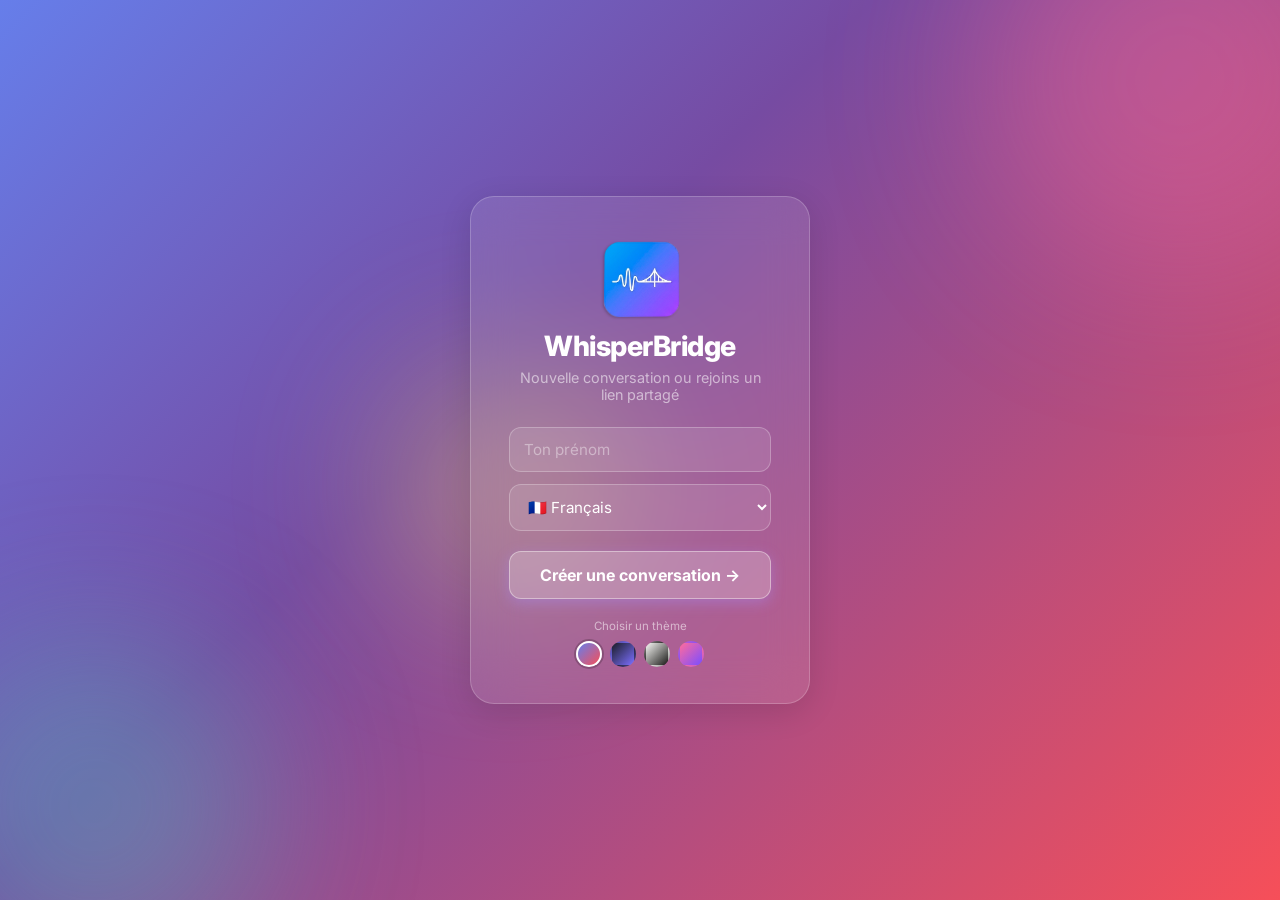
<file: static/index.html>
<!DOCTYPE html>
<html lang="fr">
<head>
  <meta charset="UTF-8" />
  <meta name="viewport" content="width=device-width, initial-scale=1.0" />
  <title>WhisperBridge</title>
  <link rel="icon" type="image/png" sizes="32x32" href="/static/favicon_32x32.png?v=2" />
  <link rel="preconnect" href="https://fonts.googleapis.com">
  <link rel="preconnect" href="https://fonts.gstatic.com" crossorigin>
  <link href="https://fonts.googleapis.com/css2?family=Inter:wght@400;500;600;700&family=DM+Sans:wght@400;500;600;700&family=Nunito:wght@400;600;700;800&display=swap" rel="stylesheet">
  <link rel="stylesheet" href="/static/style.css?v=2" />
</head>
<body>

  <!-- Fond dégradé thème Glass -->
  <div id="glass-bg">
    <div class="blob blob1"></div>
    <div class="blob blob2"></div>
    <div class="blob blob3"></div>
  </div>

  <!-- ── Écran de connexion ── -->
  <div id="screen-select">
    <div class="select-card">
      <div class="app-logo"><img src="/static/logo.png?v=2" alt="WhisperBridge" /></div>
      <h1>WhisperBridge</h1>
      <p id="room-label">Entre ton prénom et ta langue</p>

      <div class="form-group">
        <input id="input-name" type="text" placeholder="Ton prénom" maxlength="20" autocomplete="off"
          onkeydown="if(event.key==='Enter') connectUser()" />
      </div>

      <div class="form-group">
        <select id="select-lang">
          <option value="fr">🇫🇷 Français</option>
          <option value="en">🇬🇧 English</option>
          <option value="zh">🇨🇳 中文 (Mandarin)</option>
          <option value="ar">🇸🇦 العربية (Arabe)</option>
          <option value="ru">🇷🇺 Русский (Russe)</option>
          <option value="es">🇪🇸 Español</option>
          <option value="it">🇮🇹 Italiano</option>
          <option value="pt">🇵🇹 Português</option>
        </select>
      </div>

      <button class="btn-join" onclick="connectUser()" id="btn-join">Rejoindre →</button>

      <div class="theme-picker-label">Choisir un thème</div>
      <div class="theme-picker">
        <div class="theme-swatch" data-theme="glass"   data-label="Glass"    onclick="setTheme('glass')"   title="Glassmorphism"></div>
        <div class="theme-swatch" data-theme="dark"    data-label="Dark"     onclick="setTheme('dark')"    title="Dark mode"></div>
        <div class="theme-swatch" data-theme="minimal" data-label="Minimal"  onclick="setTheme('minimal')" title="Minimaliste"></div>
        <div class="theme-swatch" data-theme="vivid"   data-label="Vivid"    onclick="setTheme('vivid')"   title="Coloré"></div>
      </div>
    </div>
  </div>

  <!-- ── Écran de conversation ── -->
  <div id="screen-chat" class="hidden">
    <header>
      <div class="header-left">
        <div class="header-logo-box"><img src="/static/logo.png?v=2" alt="WhisperBridge" /></div>
        <div class="header-title">WhisperBridge</div>
      </div>
      <div class="header-right">
        <div id="header-users" class="header-users"></div>
        <div style="position:relative;">
          <button id="btn-theme" onclick="toggleThemeDropdown()" title="Changer de thème">🎨</button>
          <div class="theme-dropdown hidden" id="theme-dropdown">
            <div class="theme-swatch" data-theme="glass"   onclick="setTheme('glass');closeThemeDropdown()"   title="Glass"></div>
            <div class="theme-swatch" data-theme="dark"    onclick="setTheme('dark');closeThemeDropdown()"    title="Dark"></div>
            <div class="theme-swatch" data-theme="minimal" onclick="setTheme('minimal');closeThemeDropdown()" title="Minimal"></div>
            <div class="theme-swatch" data-theme="vivid"   onclick="setTheme('vivid');closeThemeDropdown()"   title="Vivid"></div>
          </div>
        </div>
      </div>
    </header>

    <div id="messages"></div>

    <footer>
      <div id="recording-indicator" class="hidden">🎙️ Enregistrement…</div>
      <div id="vad-listening" class="hidden">👂 En écoute…</div>
      <div class="footer-controls">
        <button id="btn-vad" onclick="toggleVAD()" title="Détection automatique de la voix">🤖</button>
        <button id="btn-mic"
          onmousedown="startRecording()"
          onmouseup="stopRecording()"
          ontouchstart="startRecording()"
          ontouchend="stopRecording()">🎤</button>
        <button id="btn-tts" onclick="toggleTTS()" title="Lecture vocale">🔊</button>
      </div>
      <div class="footer-hint">🤖 Auto · 🎤 Maintenir pour parler · 🔊 Lecture vocale</div>
      <div class="footer-hint" style="margin-top:4px">
        <button id="btn-share" onclick="shareRoom()" title="Partager le lien de cette conversation">🔗 Partager le lien</button>
      </div>
    </footer>
  </div>

  <script src="/static/app.js"></script>
</body>
</html>
</file>
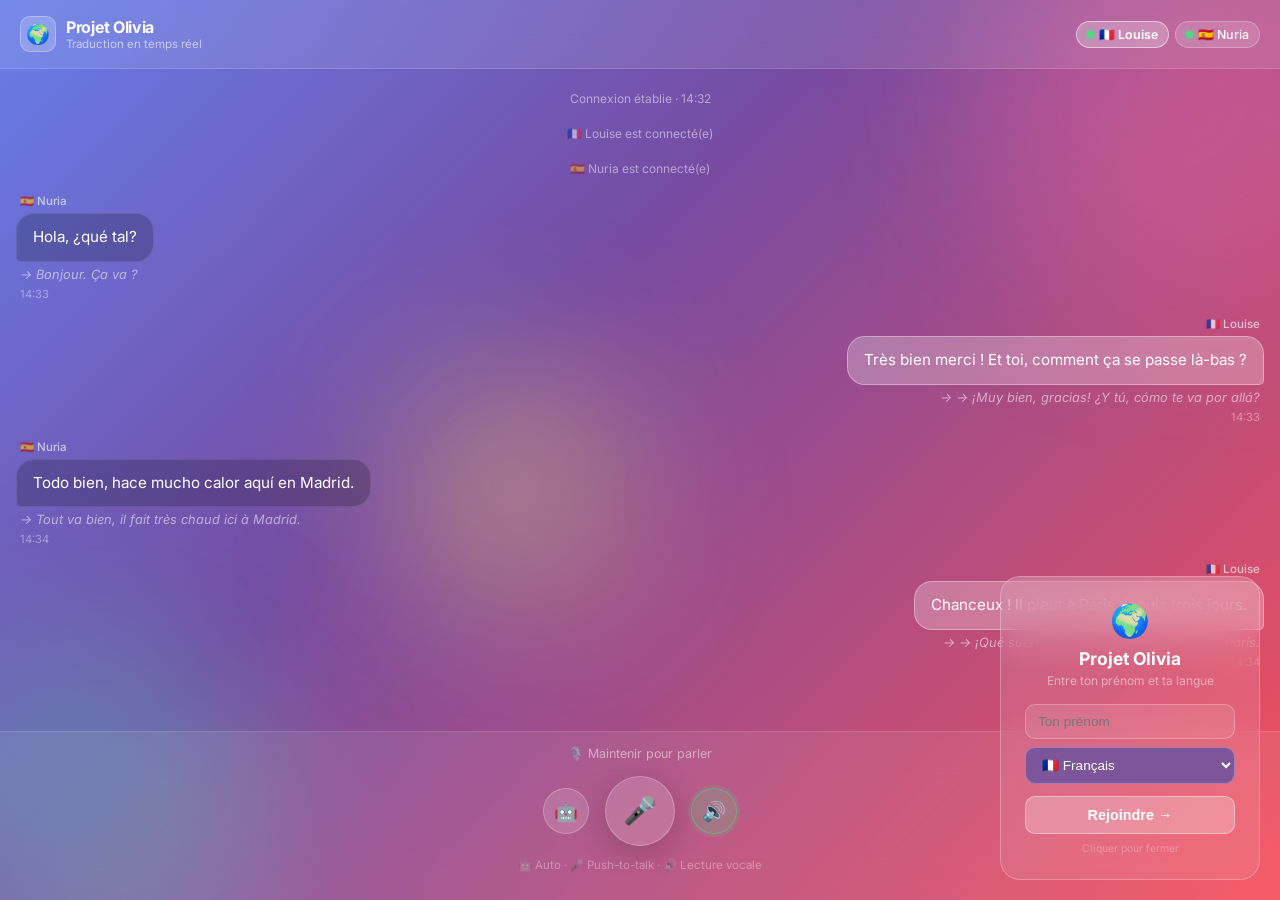
<file: design_proposals/design1_glassmorphism.html>
<!DOCTYPE html>
<html lang="fr">
<head>
  <meta charset="UTF-8" />
  <meta name="viewport" content="width=device-width, initial-scale=1.0" />
  <title>Design 1 — Glassmorphism</title>
  <link href="https://fonts.googleapis.com/css2?family=Inter:wght@300;400;500;600;700&display=swap" rel="stylesheet">
  <style>
    * { box-sizing: border-box; margin: 0; padding: 0; }

    body {
      font-family: 'Inter', sans-serif;
      height: 100dvh;
      background: linear-gradient(135deg, #667eea 0%, #764ba2 40%, #f64f59 100%);
      overflow: hidden;
    }

    /* ── Blobs décoratifs ── */
    .blob {
      position: fixed;
      border-radius: 50%;
      filter: blur(80px);
      opacity: 0.35;
      pointer-events: none;
      z-index: 0;
    }
    .blob1 { width: 400px; height: 400px; background: #ff6b9d; top: -100px; right: -100px; }
    .blob2 { width: 350px; height: 350px; background: #4ecdc4; bottom: -80px; left: -80px; }
    .blob3 { width: 250px; height: 250px; background: #ffe66d; top: 40%; left: 30%; }

    /* ── Glassmorphism base ── */
    .glass {
      background: rgba(255,255,255,0.12);
      backdrop-filter: blur(20px);
      -webkit-backdrop-filter: blur(20px);
      border: 1px solid rgba(255,255,255,0.25);
    }

    /* ── Layout chat ── */
    #app {
      position: relative;
      z-index: 1;
      display: flex;
      flex-direction: column;
      height: 100dvh;
    }

    /* ── Header ── */
    header {
      padding: 16px 20px;
      display: flex;
      align-items: center;
      justify-content: space-between;
      background: rgba(255,255,255,0.1);
      backdrop-filter: blur(20px);
      -webkit-backdrop-filter: blur(20px);
      border-bottom: 1px solid rgba(255,255,255,0.15);
    }

    .header-brand {
      display: flex;
      align-items: center;
      gap: 10px;
    }

    .header-logo {
      width: 36px; height: 36px;
      background: rgba(255,255,255,0.2);
      border-radius: 10px;
      display: flex; align-items: center; justify-content: center;
      font-size: 1.2rem;
      border: 1px solid rgba(255,255,255,0.3);
    }

    .header-title {
      font-size: 1rem;
      font-weight: 700;
      color: white;
      letter-spacing: -0.3px;
    }

    .header-subtitle {
      font-size: 0.72rem;
      color: rgba(255,255,255,0.6);
      font-weight: 400;
    }

    .header-users {
      display: flex;
      gap: 6px;
      flex-wrap: wrap;
      justify-content: flex-end;
    }

    .user-pill {
      display: flex;
      align-items: center;
      gap: 5px;
      padding: 5px 10px;
      background: rgba(255,255,255,0.15);
      border: 1px solid rgba(255,255,255,0.25);
      border-radius: 20px;
      font-size: 0.78rem;
      color: white;
      font-weight: 500;
    }

    .user-pill.me {
      background: rgba(255,255,255,0.25);
      border-color: rgba(255,255,255,0.5);
      font-weight: 600;
    }

    .user-dot {
      width: 7px; height: 7px;
      border-radius: 50%;
      background: #4ade80;
      box-shadow: 0 0 6px #4ade80;
    }

    /* ── Messages ── */
    #messages {
      flex: 1;
      overflow-y: auto;
      padding: 20px 16px;
      display: flex;
      flex-direction: column;
      gap: 16px;
    }

    #messages::-webkit-scrollbar { width: 4px; }
    #messages::-webkit-scrollbar-track { background: transparent; }
    #messages::-webkit-scrollbar-thumb { background: rgba(255,255,255,0.3); border-radius: 4px; }

    .msg-system {
      text-align: center;
      font-size: 0.75rem;
      color: rgba(255,255,255,0.5);
      padding: 2px 0;
    }

    .message {
      display: flex;
      flex-direction: column;
      max-width: 75%;
      gap: 5px;
    }

    .message.me { align-self: flex-end; align-items: flex-end; }
    .message.other { align-self: flex-start; align-items: flex-start; }

    .msg-sender {
      font-size: 0.72rem;
      color: rgba(255,255,255,0.65);
      padding: 0 4px;
      font-weight: 500;
    }

    .msg-bubble {
      padding: 12px 16px;
      border-radius: 18px;
      font-size: 0.95rem;
      line-height: 1.5;
      color: white;
      position: relative;
    }

    .message.me .msg-bubble {
      background: rgba(255,255,255,0.25);
      border: 1px solid rgba(255,255,255,0.35);
      border-bottom-right-radius: 5px;
    }

    .message.other .msg-bubble {
      background: rgba(0,0,0,0.2);
      border: 1px solid rgba(255,255,255,0.1);
      border-bottom-left-radius: 5px;
    }

    .msg-translation {
      font-size: 0.8rem;
      color: rgba(255,255,255,0.55);
      font-style: italic;
      padding: 0 4px;
    }

    .msg-translation::before { content: "→ "; }

    .msg-meta {
      font-size: 0.7rem;
      color: rgba(255,255,255,0.4);
      padding: 0 4px;
    }

    /* ── Footer ── */
    footer {
      padding: 14px 20px 28px;
      background: rgba(255,255,255,0.08);
      backdrop-filter: blur(20px);
      -webkit-backdrop-filter: blur(20px);
      border-top: 1px solid rgba(255,255,255,0.12);
      display: flex;
      flex-direction: column;
      align-items: center;
      gap: 12px;
    }

    .footer-status {
      font-size: 0.78rem;
      color: rgba(255,255,255,0.5);
      height: 18px;
    }

    .footer-status.recording { color: #ff6b6b; animation: pulse 1s infinite; }
    .footer-status.listening { color: #4ade80; animation: pulse 2s infinite; }

    .footer-controls {
      display: flex;
      align-items: center;
      gap: 16px;
    }

    .btn-round {
      border: none;
      cursor: pointer;
      border-radius: 50%;
      display: flex; align-items: center; justify-content: center;
      transition: all 0.2s;
      background: rgba(255,255,255,0.15);
      border: 1px solid rgba(255,255,255,0.25);
      color: white;
      font-size: 1.2rem;
    }

    .btn-round:hover { background: rgba(255,255,255,0.25); transform: scale(1.05); }

    .btn-round.sm { width: 46px; height: 46px; }
    .btn-round.lg { width: 70px; height: 70px; font-size: 1.7rem; box-shadow: 0 8px 32px rgba(0,0,0,0.2); }

    .btn-round.lg:active, .btn-round.lg.recording {
      background: rgba(239,68,68,0.5);
      border-color: rgba(239,68,68,0.6);
      transform: scale(0.95);
    }

    .btn-round.active {
      background: rgba(74,222,128,0.2);
      border-color: rgba(74,222,128,0.5);
      box-shadow: 0 0 0 3px rgba(74,222,128,0.15);
    }

    .footer-hint {
      font-size: 0.72rem;
      color: rgba(255,255,255,0.35);
    }

    @keyframes pulse {
      0%, 100% { opacity: 1; }
      50% { opacity: 0.4; }
    }

    /* ── Écran connexion ── */
    #screen-connect {
      display: none;
      position: fixed; inset: 0; z-index: 10;
      background: linear-gradient(135deg, #667eea 0%, #764ba2 40%, #f64f59 100%);
      align-items: center;
      justify-content: center;
    }

    .connect-card {
      background: rgba(255,255,255,0.12);
      backdrop-filter: blur(30px);
      -webkit-backdrop-filter: blur(30px);
      border: 1px solid rgba(255,255,255,0.25);
      border-radius: 24px;
      padding: 48px 40px;
      width: 90%;
      max-width: 360px;
      text-align: center;
    }

    .connect-logo { font-size: 3.5rem; margin-bottom: 12px; }
    .connect-title { font-size: 1.9rem; font-weight: 700; color: white; margin-bottom: 6px; }
    .connect-sub { font-size: 0.9rem; color: rgba(255,255,255,0.6); margin-bottom: 32px; }

    .field { margin-bottom: 14px; }

    .field input, .field select {
      width: 100%;
      padding: 13px 16px;
      background: rgba(255,255,255,0.1);
      border: 1px solid rgba(255,255,255,0.25);
      border-radius: 14px;
      font-size: 0.95rem;
      color: white;
      outline: none;
      transition: border-color 0.2s;
      font-family: 'Inter', sans-serif;
    }

    .field input::placeholder { color: rgba(255,255,255,0.4); }
    .field input:focus, .field select:focus { border-color: rgba(255,255,255,0.6); }
    .field select option { background: #764ba2; color: white; }

    .btn-join {
      width: 100%;
      padding: 14px;
      background: rgba(255,255,255,0.25);
      border: 1px solid rgba(255,255,255,0.4);
      border-radius: 14px;
      color: white;
      font-size: 1rem;
      font-weight: 700;
      cursor: pointer;
      margin-top: 8px;
      transition: all 0.2s;
      font-family: 'Inter', sans-serif;
      letter-spacing: 0.3px;
    }

    .btn-join:hover { background: rgba(255,255,255,0.35); transform: translateY(-1px); }
  </style>
</head>
<body>

  <div class="blob blob1"></div>
  <div class="blob blob2"></div>
  <div class="blob blob3"></div>

  <div id="app">
    <header>
      <div class="header-brand">
        <div class="header-logo">🌍</div>
        <div>
          <div class="header-title">Projet Olivia</div>
          <div class="header-subtitle">Traduction en temps réel</div>
        </div>
      </div>
      <div class="header-users">
        <div class="user-pill me"><div class="user-dot"></div> 🇫🇷 Louise</div>
        <div class="user-pill"><div class="user-dot"></div> 🇪🇸 Nuria</div>
      </div>
    </header>

    <div id="messages">
      <div class="msg-system">Connexion établie · 14:32</div>
      <div class="msg-system">🇫🇷 Louise est connecté(e)</div>
      <div class="msg-system">🇪🇸 Nuria est connecté(e)</div>

      <div class="message other">
        <div class="msg-sender">🇪🇸 Nuria</div>
        <div class="msg-bubble">Hola, ¿qué tal?</div>
        <div class="msg-translation">Bonjour. Ça va ?</div>
        <div class="msg-meta">14:33</div>
      </div>

      <div class="message me">
        <div class="msg-sender">🇫🇷 Louise</div>
        <div class="msg-bubble">Très bien merci ! Et toi, comment ça se passe là-bas ?</div>
        <div class="msg-translation">→ ¡Muy bien, gracias! ¿Y tú, cómo te va por allá?</div>
        <div class="msg-meta">14:33</div>
      </div>

      <div class="message other">
        <div class="msg-sender">🇪🇸 Nuria</div>
        <div class="msg-bubble">Todo bien, hace mucho calor aquí en Madrid.</div>
        <div class="msg-translation">Tout va bien, il fait très chaud ici à Madrid.</div>
        <div class="msg-meta">14:34</div>
      </div>

      <div class="message me">
        <div class="msg-sender">🇫🇷 Louise</div>
        <div class="msg-bubble">Chanceux ! Il pleut à Paris depuis trois jours.</div>
        <div class="msg-translation">→ ¡Qué suerte! Lleva tres días lloviendo en París.</div>
        <div class="msg-meta">14:34</div>
      </div>
    </div>

    <footer>
      <div class="footer-status">🎙️ Maintenir pour parler</div>
      <div class="footer-controls">
        <button class="btn-round sm" title="Mode auto">🤖</button>
        <button class="btn-round lg">🎤</button>
        <button class="btn-round sm active" title="Lecture vocale">🔊</button>
      </div>
      <div class="footer-hint">🤖 Auto · 🎤 Push-to-talk · 🔊 Lecture vocale</div>
    </footer>
  </div>

  <!-- Aperçu écran connexion (flottant en bas à droite) -->
  <div style="position:fixed;bottom:20px;right:20px;z-index:100;cursor:pointer;" onclick="this.style.display='none'">
    <div style="
      background:rgba(255,255,255,0.1);
      backdrop-filter:blur(20px);
      border:1px solid rgba(255,255,255,0.25);
      border-radius:20px;
      padding:24px;
      width:260px;
      text-align:center;
      color:white;
    ">
      <div style="font-size:2rem;margin-bottom:8px">🌍</div>
      <div style="font-weight:700;font-size:1.1rem;margin-bottom:4px">Projet Olivia</div>
      <div style="font-size:0.75rem;color:rgba(255,255,255,0.5);margin-bottom:16px">Entre ton prénom et ta langue</div>
      <input style="width:100%;padding:9px 12px;background:rgba(255,255,255,0.1);border:1px solid rgba(255,255,255,0.25);border-radius:10px;color:white;font-size:0.85rem;margin-bottom:8px;outline:none;" placeholder="Ton prénom" />
      <select style="width:100%;padding:9px 12px;background:rgba(100,80,160,0.8);border:1px solid rgba(255,255,255,0.25);border-radius:10px;color:white;font-size:0.85rem;margin-bottom:12px;outline:none;">
        <option>🇫🇷 Français</option>
      </select>
      <button style="width:100%;padding:10px;background:rgba(255,255,255,0.25);border:1px solid rgba(255,255,255,0.4);border-radius:10px;color:white;font-weight:700;cursor:pointer;font-size:0.9rem;">Rejoindre →</button>
      <div style="font-size:0.65rem;color:rgba(255,255,255,0.3);margin-top:8px">Cliquer pour fermer</div>
    </div>
  </div>

</body>
</html>
</file>
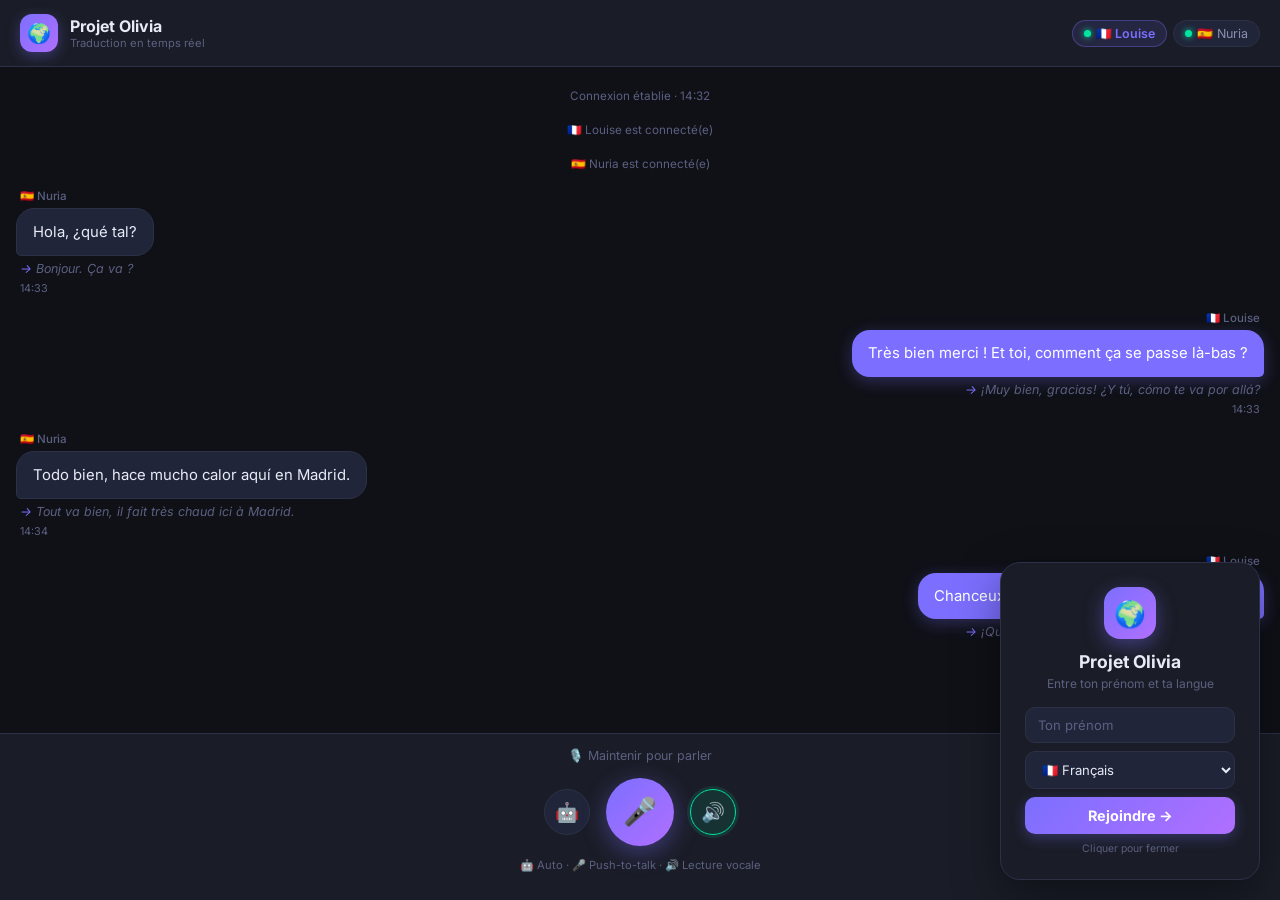
<file: design_proposals/design2_dark.html>
<!DOCTYPE html>
<html lang="fr">
<head>
  <meta charset="UTF-8" />
  <meta name="viewport" content="width=device-width, initial-scale=1.0" />
  <title>Design 2 — Dark Mode</title>
  <link href="https://fonts.googleapis.com/css2?family=Inter:wght@300;400;500;600;700&display=swap" rel="stylesheet">
  <style>
    * { box-sizing: border-box; margin: 0; padding: 0; }

    :root {
      --bg: #0f1117;
      --surface: #1a1d27;
      --surface2: #21253a;
      --border: #2d3147;
      --accent: #7c6fff;
      --accent2: #00e5a0;
      --text: #e8eaf6;
      --text-muted: #5c6080;
      --text-dim: #8890b0;
    }

    body {
      font-family: 'Inter', sans-serif;
      background: var(--bg);
      height: 100dvh;
      overflow: hidden;
      color: var(--text);
    }

    /* ── Layout ── */
    #app {
      display: flex;
      flex-direction: column;
      height: 100dvh;
    }

    /* ── Header ── */
    header {
      padding: 14px 20px;
      background: var(--surface);
      border-bottom: 1px solid var(--border);
      display: flex;
      align-items: center;
      justify-content: space-between;
      flex-shrink: 0;
    }

    .header-brand {
      display: flex;
      align-items: center;
      gap: 12px;
    }

    .header-logo {
      width: 38px; height: 38px;
      background: linear-gradient(135deg, var(--accent), #b06fff);
      border-radius: 12px;
      display: flex; align-items: center; justify-content: center;
      font-size: 1.2rem;
      box-shadow: 0 4px 14px rgba(124,111,255,0.35);
    }

    .header-title { font-size: 1rem; font-weight: 700; color: var(--text); }
    .header-subtitle { font-size: 0.7rem; color: var(--text-muted); }

    .header-users { display: flex; gap: 6px; flex-wrap: wrap; justify-content: flex-end; }

    .user-pill {
      display: flex;
      align-items: center;
      gap: 5px;
      padding: 5px 11px;
      background: var(--surface2);
      border: 1px solid var(--border);
      border-radius: 20px;
      font-size: 0.78rem;
      color: var(--text-dim);
    }

    .user-pill.me {
      background: rgba(124,111,255,0.12);
      border-color: rgba(124,111,255,0.35);
      color: var(--accent);
      font-weight: 600;
    }

    .user-dot {
      width: 7px; height: 7px;
      border-radius: 50%;
      background: var(--accent2);
      box-shadow: 0 0 6px var(--accent2);
    }

    /* ── Messages ── */
    #messages {
      flex: 1;
      overflow-y: auto;
      padding: 20px 16px;
      display: flex;
      flex-direction: column;
      gap: 16px;
      background: var(--bg);
    }

    #messages::-webkit-scrollbar { width: 4px; }
    #messages::-webkit-scrollbar-track { background: transparent; }
    #messages::-webkit-scrollbar-thumb { background: var(--border); border-radius: 4px; }

    .msg-system {
      text-align: center;
      font-size: 0.73rem;
      color: var(--text-muted);
      padding: 2px 0;
    }

    .message { display: flex; flex-direction: column; max-width: 76%; gap: 5px; }
    .message.me { align-self: flex-end; align-items: flex-end; }
    .message.other { align-self: flex-start; align-items: flex-start; }

    .msg-sender { font-size: 0.72rem; color: var(--text-muted); padding: 0 4px; font-weight: 500; }

    .msg-bubble {
      padding: 12px 16px;
      border-radius: 18px;
      font-size: 0.93rem;
      line-height: 1.5;
    }

    .message.me .msg-bubble {
      background: var(--accent);
      color: white;
      border-bottom-right-radius: 5px;
      box-shadow: 0 4px 16px rgba(124,111,255,0.3);
    }

    .message.other .msg-bubble {
      background: var(--surface2);
      color: var(--text);
      border: 1px solid var(--border);
      border-bottom-left-radius: 5px;
    }

    .msg-translation {
      font-size: 0.78rem;
      color: var(--text-muted);
      font-style: italic;
      padding: 0 4px;
    }
    .msg-translation::before { content: "→ "; color: var(--accent); }

    .msg-meta { font-size: 0.68rem; color: var(--text-muted); padding: 0 4px; }

    /* ── Footer ── */
    footer {
      padding: 14px 20px 28px;
      background: var(--surface);
      border-top: 1px solid var(--border);
      display: flex;
      flex-direction: column;
      align-items: center;
      gap: 12px;
      flex-shrink: 0;
    }

    .footer-status {
      font-size: 0.78rem;
      color: var(--text-muted);
      height: 18px;
    }

    .footer-status.recording { color: #ff5c5c; animation: pulse 1s infinite; }
    .footer-status.listening { color: var(--accent2); animation: pulse 2s infinite; }

    .footer-controls { display: flex; align-items: center; gap: 16px; }

    .btn-sm {
      width: 46px; height: 46px;
      border-radius: 50%;
      background: var(--surface2);
      border: 1px solid var(--border);
      color: var(--text-dim);
      font-size: 1.2rem;
      cursor: pointer;
      display: flex; align-items: center; justify-content: center;
      transition: all 0.2s;
    }

    .btn-sm:hover { border-color: var(--accent); color: var(--accent); }

    .btn-sm.active {
      background: rgba(0,229,160,0.1);
      border-color: var(--accent2);
      color: var(--accent2);
      box-shadow: 0 0 0 3px rgba(0,229,160,0.12);
    }

    .btn-lg {
      width: 68px; height: 68px;
      border-radius: 50%;
      background: linear-gradient(135deg, var(--accent), #b06fff);
      border: none;
      color: white;
      font-size: 1.7rem;
      cursor: pointer;
      display: flex; align-items: center; justify-content: center;
      transition: all 0.2s;
      box-shadow: 0 6px 24px rgba(124,111,255,0.4);
    }

    .btn-lg:active {
      background: linear-gradient(135deg, #ff4757, #ff6b6b);
      box-shadow: 0 4px 16px rgba(255,71,87,0.4);
      transform: scale(0.95);
    }

    .footer-hint { font-size: 0.7rem; color: var(--text-muted); }

    /* ── Connexion ── */
    .connect-preview {
      position: fixed; bottom: 20px; right: 20px; z-index: 100;
      background: var(--surface);
      border: 1px solid var(--border);
      border-radius: 20px;
      padding: 24px;
      width: 260px;
      text-align: center;
      cursor: pointer;
      box-shadow: 0 16px 48px rgba(0,0,0,0.4);
    }

    .connect-preview .logo {
      width: 52px; height: 52px;
      background: linear-gradient(135deg, var(--accent), #b06fff);
      border-radius: 16px;
      display: flex; align-items: center; justify-content: center;
      font-size: 1.6rem;
      margin: 0 auto 12px;
      box-shadow: 0 6px 20px rgba(124,111,255,0.4);
    }

    .connect-preview h3 { font-size: 1.1rem; font-weight: 700; margin-bottom: 4px; }
    .connect-preview p { font-size: 0.75rem; color: var(--text-muted); margin-bottom: 16px; }

    .connect-preview input,
    .connect-preview select {
      width: 100%;
      padding: 9px 12px;
      background: var(--surface2);
      border: 1px solid var(--border);
      border-radius: 10px;
      color: var(--text);
      font-size: 0.82rem;
      margin-bottom: 8px;
      outline: none;
      font-family: 'Inter', sans-serif;
    }

    .connect-preview input::placeholder { color: var(--text-muted); }
    .connect-preview select option { background: var(--surface2); }

    .btn-join-preview {
      width: 100%;
      padding: 10px;
      background: linear-gradient(135deg, var(--accent), #b06fff);
      border: none;
      border-radius: 10px;
      color: white;
      font-weight: 700;
      cursor: pointer;
      font-size: 0.9rem;
      font-family: 'Inter', sans-serif;
      box-shadow: 0 4px 14px rgba(124,111,255,0.3);
    }

    .close-hint { font-size: 0.65rem; color: var(--text-muted); margin-top: 8px; }

    @keyframes pulse {
      0%, 100% { opacity: 1; }
      50% { opacity: 0.4; }
    }
  </style>
</head>
<body>
<div id="app">
  <header>
    <div class="header-brand">
      <div class="header-logo">🌍</div>
      <div>
        <div class="header-title">Projet Olivia</div>
        <div class="header-subtitle">Traduction en temps réel</div>
      </div>
    </div>
    <div class="header-users">
      <div class="user-pill me"><div class="user-dot"></div> 🇫🇷 Louise</div>
      <div class="user-pill"><div class="user-dot"></div> 🇪🇸 Nuria</div>
    </div>
  </header>

  <div id="messages">
    <div class="msg-system">Connexion établie · 14:32</div>
    <div class="msg-system">🇫🇷 Louise est connecté(e)</div>
    <div class="msg-system">🇪🇸 Nuria est connecté(e)</div>

    <div class="message other">
      <div class="msg-sender">🇪🇸 Nuria</div>
      <div class="msg-bubble">Hola, ¿qué tal?</div>
      <div class="msg-translation">Bonjour. Ça va ?</div>
      <div class="msg-meta">14:33</div>
    </div>

    <div class="message me">
      <div class="msg-sender">🇫🇷 Louise</div>
      <div class="msg-bubble">Très bien merci ! Et toi, comment ça se passe là-bas ?</div>
      <div class="msg-translation">¡Muy bien, gracias! ¿Y tú, cómo te va por allá?</div>
      <div class="msg-meta">14:33</div>
    </div>

    <div class="message other">
      <div class="msg-sender">🇪🇸 Nuria</div>
      <div class="msg-bubble">Todo bien, hace mucho calor aquí en Madrid.</div>
      <div class="msg-translation">Tout va bien, il fait très chaud ici à Madrid.</div>
      <div class="msg-meta">14:34</div>
    </div>

    <div class="message me">
      <div class="msg-sender">🇫🇷 Louise</div>
      <div class="msg-bubble">Chanceux ! Il pleut à Paris depuis trois jours.</div>
      <div class="msg-translation">¡Qué suerte! Lleva tres días lloviendo en París.</div>
      <div class="msg-meta">14:34</div>
    </div>
  </div>

  <footer>
    <div class="footer-status">🎙️ Maintenir pour parler</div>
    <div class="footer-controls">
      <button class="btn-sm" title="Mode auto">🤖</button>
      <button class="btn-lg">🎤</button>
      <button class="btn-sm active" title="Lecture vocale">🔊</button>
    </div>
    <div class="footer-hint">🤖 Auto · 🎤 Push-to-talk · 🔊 Lecture vocale</div>
  </footer>
</div>

<div class="connect-preview" onclick="this.style.display='none'">
  <div class="logo">🌍</div>
  <h3>Projet Olivia</h3>
  <p>Entre ton prénom et ta langue</p>
  <input placeholder="Ton prénom" />
  <select><option>🇫🇷 Français</option></select>
  <button class="btn-join-preview">Rejoindre →</button>
  <div class="close-hint">Cliquer pour fermer</div>
</div>
</body>
</html>
</file>
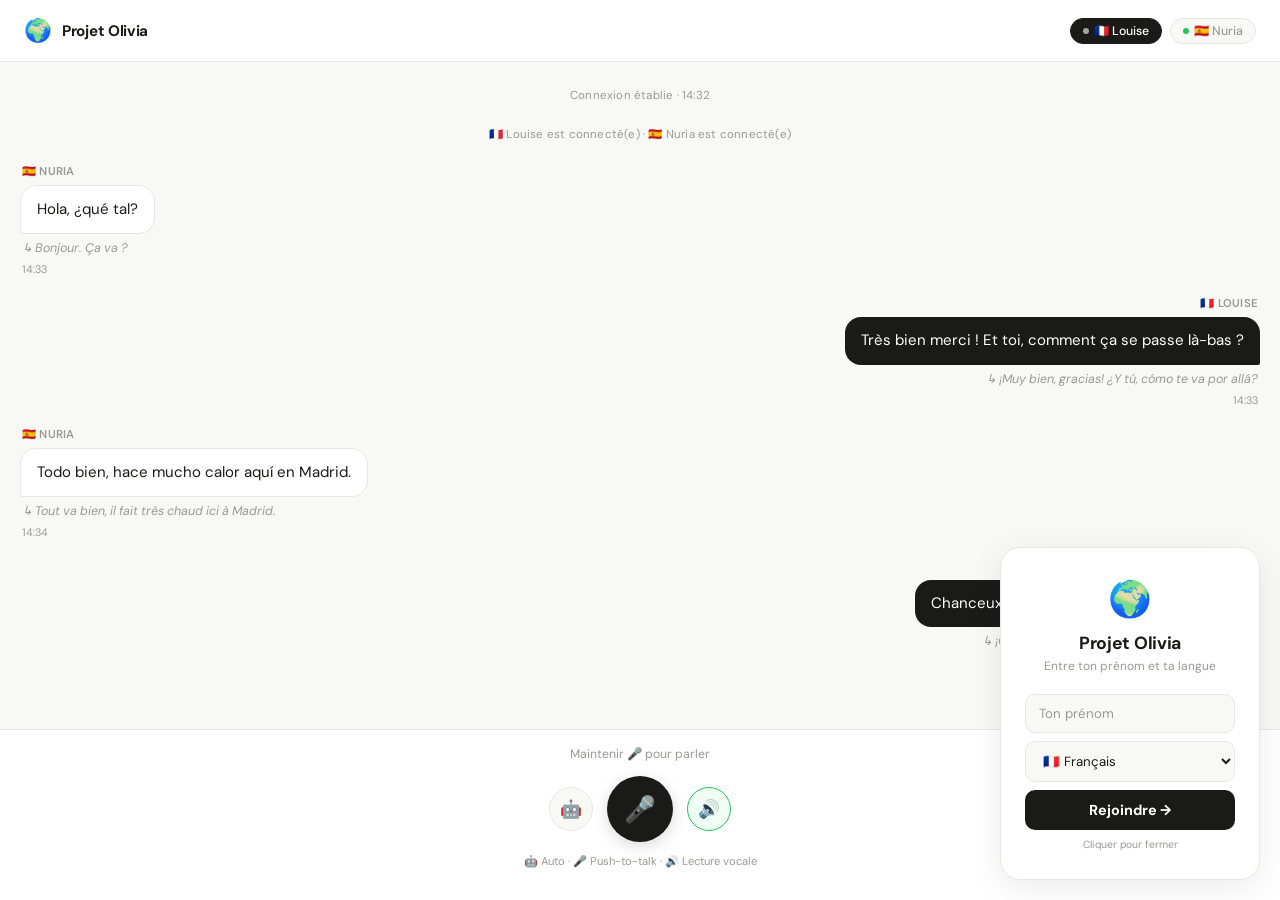
<file: design_proposals/design3_minimal.html>
<!DOCTYPE html>
<html lang="fr">
<head>
  <meta charset="UTF-8" />
  <meta name="viewport" content="width=device-width, initial-scale=1.0" />
  <title>Design 3 — Minimaliste</title>
  <link href="https://fonts.googleapis.com/css2?family=DM+Sans:wght@300;400;500;600;700&display=swap" rel="stylesheet">
  <style>
    * { box-sizing: border-box; margin: 0; padding: 0; }

    :root {
      --bg: #f8f8f5;
      --white: #ffffff;
      --border: #e8e8e2;
      --text: #1a1a18;
      --text-muted: #9a9a94;
      --accent: #1a1a18;
      --me-bg: #1a1a18;
      --me-text: #ffffff;
    }

    body {
      font-family: 'DM Sans', sans-serif;
      background: var(--bg);
      height: 100dvh;
      overflow: hidden;
      color: var(--text);
    }

    #app {
      display: flex;
      flex-direction: column;
      height: 100dvh;
    }

    /* ── Header ── */
    header {
      padding: 16px 24px;
      background: var(--white);
      border-bottom: 1px solid var(--border);
      display: flex;
      align-items: center;
      justify-content: space-between;
      flex-shrink: 0;
    }

    .header-brand {
      display: flex;
      align-items: center;
      gap: 10px;
    }

    .header-logo {
      font-size: 1.4rem;
    }

    .header-title {
      font-size: 0.95rem;
      font-weight: 700;
      color: var(--text);
      letter-spacing: -0.3px;
    }

    .header-users {
      display: flex;
      gap: 8px;
      flex-wrap: wrap;
      justify-content: flex-end;
    }

    .user-pill {
      display: flex;
      align-items: center;
      gap: 5px;
      padding: 4px 12px;
      background: var(--bg);
      border: 1px solid var(--border);
      border-radius: 20px;
      font-size: 0.77rem;
      color: var(--text-muted);
      font-weight: 500;
    }

    .user-pill.me {
      background: var(--text);
      border-color: var(--text);
      color: white;
    }

    .user-dot {
      width: 6px; height: 6px;
      border-radius: 50%;
      background: #22c55e;
    }

    .user-pill.me .user-dot { background: rgba(255,255,255,0.6); }

    /* ── Messages ── */
    #messages {
      flex: 1;
      overflow-y: auto;
      padding: 24px 20px;
      display: flex;
      flex-direction: column;
      gap: 20px;
    }

    #messages::-webkit-scrollbar { width: 3px; }
    #messages::-webkit-scrollbar-track { background: transparent; }
    #messages::-webkit-scrollbar-thumb { background: var(--border); border-radius: 3px; }

    .msg-system {
      text-align: center;
      font-size: 0.72rem;
      color: var(--text-muted);
      padding: 2px 0;
      letter-spacing: 0.2px;
    }

    .message { display: flex; flex-direction: column; max-width: 72%; gap: 6px; }
    .message.me { align-self: flex-end; align-items: flex-end; }
    .message.other { align-self: flex-start; align-items: flex-start; }

    .msg-sender { font-size: 0.71rem; color: var(--text-muted); padding: 0 2px; font-weight: 600; letter-spacing: 0.2px; text-transform: uppercase; }

    .msg-bubble {
      padding: 12px 16px;
      border-radius: 4px;
      font-size: 0.94rem;
      line-height: 1.55;
    }

    .message.me .msg-bubble {
      background: var(--me-bg);
      color: var(--me-text);
      border-radius: 16px 16px 2px 16px;
    }

    .message.other .msg-bubble {
      background: var(--white);
      color: var(--text);
      border: 1px solid var(--border);
      border-radius: 16px 16px 16px 2px;
    }

    .msg-translation {
      font-size: 0.78rem;
      color: var(--text-muted);
      padding: 0 2px;
      font-style: italic;
    }
    .msg-translation::before { content: "↳ "; }

    .msg-meta { font-size: 0.68rem; color: var(--text-muted); padding: 0 2px; }

    /* ── Footer ── */
    footer {
      padding: 16px 24px 32px;
      background: var(--white);
      border-top: 1px solid var(--border);
      display: flex;
      flex-direction: column;
      align-items: center;
      gap: 12px;
      flex-shrink: 0;
    }

    .footer-status { font-size: 0.77rem; color: var(--text-muted); height: 18px; }
    .footer-status.recording { color: #ef4444; animation: pulse 1s infinite; }
    .footer-status.listening { color: #22c55e; animation: pulse 2s infinite; }

    .footer-controls { display: flex; align-items: center; gap: 14px; }

    .btn-sm {
      width: 44px; height: 44px;
      border-radius: 50%;
      background: var(--bg);
      border: 1px solid var(--border);
      color: var(--text-muted);
      font-size: 1.1rem;
      cursor: pointer;
      display: flex; align-items: center; justify-content: center;
      transition: all 0.15s;
    }

    .btn-sm:hover { border-color: var(--text); color: var(--text); }

    .btn-sm.active {
      background: #f0fdf4;
      border-color: #22c55e;
      color: #22c55e;
    }

    .btn-lg {
      width: 66px; height: 66px;
      border-radius: 50%;
      background: var(--text);
      border: none;
      color: white;
      font-size: 1.6rem;
      cursor: pointer;
      display: flex; align-items: center; justify-content: center;
      transition: all 0.15s;
      box-shadow: 0 4px 16px rgba(0,0,0,0.15);
    }

    .btn-lg:active {
      background: #ef4444;
      transform: scale(0.95);
    }

    .footer-hint { font-size: 0.7rem; color: var(--text-muted); }

    /* ── Connexion preview ── */
    .connect-preview {
      position: fixed; bottom: 20px; right: 20px; z-index: 100;
      background: var(--white);
      border: 1px solid var(--border);
      border-radius: 20px;
      padding: 28px 24px;
      width: 260px;
      text-align: center;
      cursor: pointer;
      box-shadow: 0 8px 32px rgba(0,0,0,0.08);
    }

    .connect-preview .logo { font-size: 2.2rem; margin-bottom: 10px; }
    .connect-preview h3 { font-size: 1.1rem; font-weight: 700; margin-bottom: 4px; letter-spacing: -0.3px; }
    .connect-preview p { font-size: 0.75rem; color: var(--text-muted); margin-bottom: 20px; }

    .connect-preview input,
    .connect-preview select {
      width: 100%;
      padding: 10px 13px;
      background: var(--bg);
      border: 1px solid var(--border);
      border-radius: 10px;
      color: var(--text);
      font-size: 0.83rem;
      margin-bottom: 8px;
      outline: none;
      font-family: 'DM Sans', sans-serif;
    }

    .connect-preview input::placeholder { color: var(--text-muted); }

    .btn-join-preview {
      width: 100%;
      padding: 11px;
      background: var(--text);
      border: none;
      border-radius: 10px;
      color: white;
      font-weight: 700;
      cursor: pointer;
      font-size: 0.9rem;
      font-family: 'DM Sans', sans-serif;
    }

    .close-hint { font-size: 0.65rem; color: var(--text-muted); margin-top: 8px; }

    @keyframes pulse { 0%, 100% { opacity: 1; } 50% { opacity: 0.4; } }
  </style>
</head>
<body>
<div id="app">
  <header>
    <div class="header-brand">
      <div class="header-logo">🌍</div>
      <div class="header-title">Projet Olivia</div>
    </div>
    <div class="header-users">
      <div class="user-pill me"><div class="user-dot"></div> 🇫🇷 Louise</div>
      <div class="user-pill"><div class="user-dot"></div> 🇪🇸 Nuria</div>
    </div>
  </header>

  <div id="messages">
    <div class="msg-system">Connexion établie · 14:32</div>
    <div class="msg-system">🇫🇷 Louise est connecté(e) · 🇪🇸 Nuria est connecté(e)</div>

    <div class="message other">
      <div class="msg-sender">🇪🇸 Nuria</div>
      <div class="msg-bubble">Hola, ¿qué tal?</div>
      <div class="msg-translation">Bonjour. Ça va ?</div>
      <div class="msg-meta">14:33</div>
    </div>

    <div class="message me">
      <div class="msg-sender">🇫🇷 Louise</div>
      <div class="msg-bubble">Très bien merci ! Et toi, comment ça se passe là-bas ?</div>
      <div class="msg-translation">¡Muy bien, gracias! ¿Y tú, cómo te va por allá?</div>
      <div class="msg-meta">14:33</div>
    </div>

    <div class="message other">
      <div class="msg-sender">🇪🇸 Nuria</div>
      <div class="msg-bubble">Todo bien, hace mucho calor aquí en Madrid.</div>
      <div class="msg-translation">Tout va bien, il fait très chaud ici à Madrid.</div>
      <div class="msg-meta">14:34</div>
    </div>

    <div class="message me">
      <div class="msg-sender">🇫🇷 Louise</div>
      <div class="msg-bubble">Chanceux ! Il pleut à Paris depuis trois jours.</div>
      <div class="msg-translation">¡Qué suerte! Lleva tres días lloviendo en París.</div>
      <div class="msg-meta">14:34</div>
    </div>
  </div>

  <footer>
    <div class="footer-status">Maintenir 🎤 pour parler</div>
    <div class="footer-controls">
      <button class="btn-sm" title="Mode auto">🤖</button>
      <button class="btn-lg">🎤</button>
      <button class="btn-sm active" title="Lecture vocale">🔊</button>
    </div>
    <div class="footer-hint">🤖 Auto · 🎤 Push-to-talk · 🔊 Lecture vocale</div>
  </footer>
</div>

<div class="connect-preview" onclick="this.style.display='none'">
  <div class="logo">🌍</div>
  <h3>Projet Olivia</h3>
  <p>Entre ton prénom et ta langue</p>
  <input placeholder="Ton prénom" />
  <select><option>🇫🇷 Français</option></select>
  <button class="btn-join-preview">Rejoindre →</button>
  <div class="close-hint">Cliquer pour fermer</div>
</div>
</body>
</html>
</file>
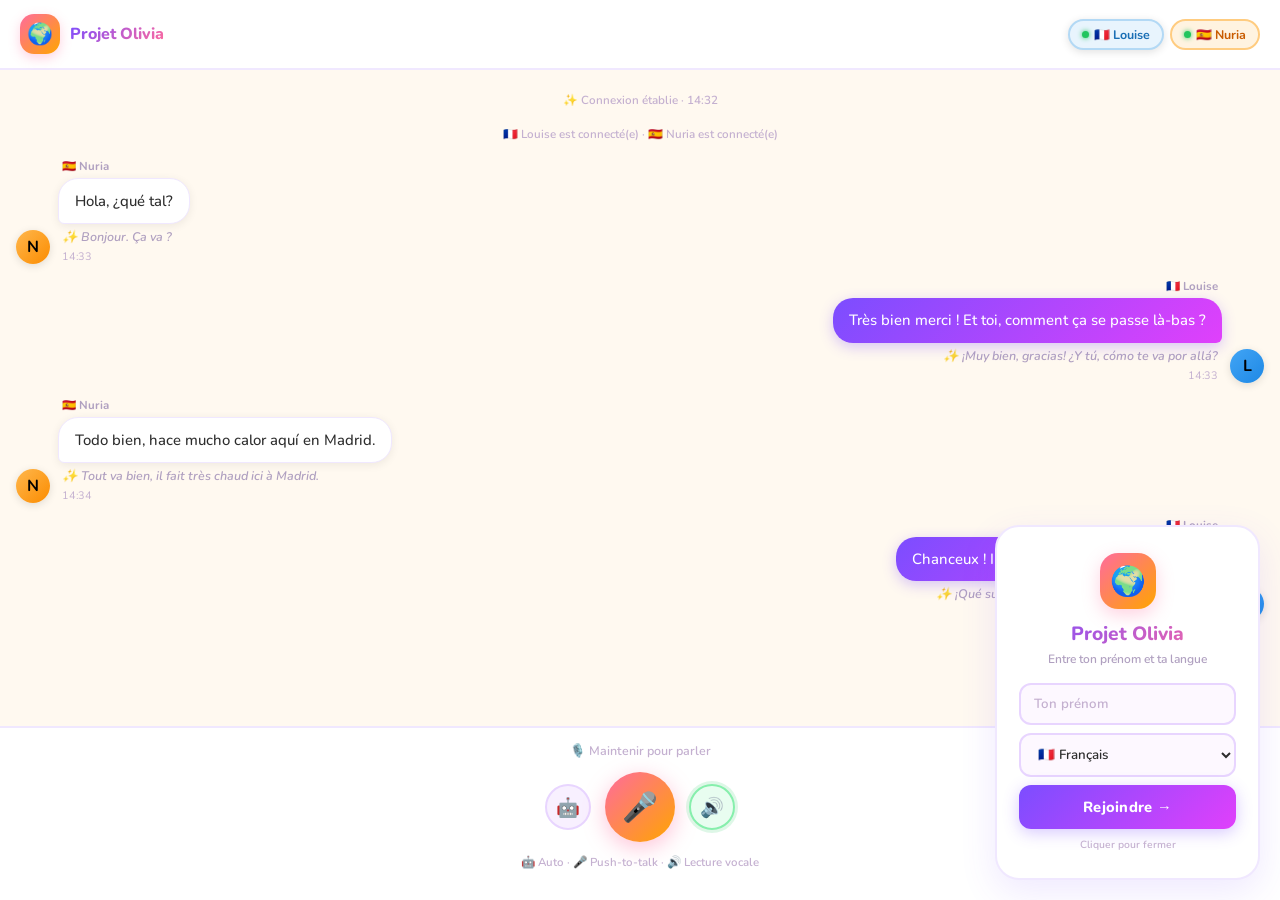
<file: design_proposals/design4_vivid.html>
<!DOCTYPE html>
<html lang="fr">
<head>
  <meta charset="UTF-8" />
  <meta name="viewport" content="width=device-width, initial-scale=1.0" />
  <title>Design 4 — Vivid & Coloré</title>
  <link href="https://fonts.googleapis.com/css2?family=Nunito:wght@400;500;600;700;800&display=swap" rel="stylesheet">
  <style>
    * { box-sizing: border-box; margin: 0; padding: 0; }

    body {
      font-family: 'Nunito', sans-serif;
      background: #fff9f0;
      height: 100dvh;
      overflow: hidden;
    }

    #app {
      display: flex;
      flex-direction: column;
      height: 100dvh;
    }

    /* ── Header ── */
    header {
      padding: 14px 20px;
      background: white;
      border-bottom: 2px solid #f0e8ff;
      display: flex;
      align-items: center;
      justify-content: space-between;
      flex-shrink: 0;
    }

    .header-brand {
      display: flex;
      align-items: center;
      gap: 10px;
    }

    .header-logo {
      width: 40px; height: 40px;
      background: linear-gradient(135deg, #ff6b9d, #ffa500);
      border-radius: 14px;
      display: flex; align-items: center; justify-content: center;
      font-size: 1.3rem;
      box-shadow: 0 4px 12px rgba(255,107,157,0.3);
    }

    .header-title {
      font-size: 1rem;
      font-weight: 800;
      background: linear-gradient(135deg, #7c4dff, #ff6b9d);
      -webkit-background-clip: text;
      -webkit-text-fill-color: transparent;
      background-clip: text;
    }

    .header-users { display: flex; gap: 6px; flex-wrap: wrap; justify-content: flex-end; }

    .user-pill {
      display: flex;
      align-items: center;
      gap: 5px;
      padding: 5px 12px;
      border-radius: 20px;
      font-size: 0.78rem;
      font-weight: 700;
    }

    /* Chaque langue a sa couleur */
    .user-pill[data-lang="fr"] { background: #e8f4fd; color: #1a6fb5; border: 2px solid #b3d9f5; }
    .user-pill[data-lang="es"] { background: #fff3e0; color: #c95c00; border: 2px solid #ffcc80; }
    .user-pill[data-lang="en"] { background: #f3e5f5; color: #7b1fa2; border: 2px solid #e1bee7; }
    .user-pill[data-lang="zh"] { background: #ffebee; color: #c62828; border: 2px solid #ffcdd2; }
    .user-pill[data-lang="ar"] { background: #e8f5e9; color: #2e7d32; border: 2px solid #c8e6c9; }
    .user-pill[data-lang="ru"] { background: #e3f2fd; color: #1565c0; border: 2px solid #bbdefb; }
    .user-pill[data-lang="it"] { background: #e8f5e9; color: #1b5e20; border: 2px solid #a5d6a7; }
    .user-pill[data-lang="pt"] { background: #f9fbe7; color: #558b2f; border: 2px solid #dce775; }
    .user-pill.me { box-shadow: 0 2px 8px rgba(0,0,0,0.12); }

    .user-dot { width: 7px; height: 7px; border-radius: 50%; background: #22c55e; box-shadow: 0 0 5px #22c55e; }

    /* ── Messages ── */
    #messages {
      flex: 1;
      overflow-y: auto;
      padding: 20px 16px;
      display: flex;
      flex-direction: column;
      gap: 14px;
      background: #fff9f0;
    }

    #messages::-webkit-scrollbar { width: 4px; }
    #messages::-webkit-scrollbar-thumb { background: #f0d9ff; border-radius: 4px; }

    .msg-system {
      text-align: center;
      font-size: 0.73rem;
      color: #c4b0d0;
      padding: 2px 0;
      font-weight: 600;
    }

    .message { display: flex; align-items: flex-end; gap: 8px; max-width: 80%; }
    .message.me { align-self: flex-end; flex-direction: row-reverse; }
    .message.other { align-self: flex-start; }

    .msg-avatar {
      width: 34px; height: 34px;
      border-radius: 50%;
      display: flex; align-items: center; justify-content: center;
      font-size: 1rem;
      flex-shrink: 0;
      font-weight: 700;
      box-shadow: 0 2px 8px rgba(0,0,0,0.12);
    }

    /* Avatar couleur par langue */
    .avatar-fr { background: linear-gradient(135deg, #42a5f5, #1e88e5); }
    .avatar-es { background: linear-gradient(135deg, #ffb74d, #fb8c00); }
    .avatar-en { background: linear-gradient(135deg, #ab47bc, #8e24aa); }
    .avatar-zh { background: linear-gradient(135deg, #ef5350, #c62828); }
    .avatar-ar { background: linear-gradient(135deg, #66bb6a, #388e3c); }
    .avatar-ru { background: linear-gradient(135deg, #5c9ce5, #1565c0); }
    .avatar-it { background: linear-gradient(135deg, #4db6ac, #00897b); }
    .avatar-pt { background: linear-gradient(135deg, #9ccc65, #558b2f); }

    .msg-body { display: flex; flex-direction: column; gap: 4px; }
    .message.me .msg-body { align-items: flex-end; }
    .message.other .msg-body { align-items: flex-start; }

    .msg-sender { font-size: 0.72rem; color: #b0a0c0; padding: 0 4px; font-weight: 700; }

    .msg-bubble {
      padding: 11px 16px;
      border-radius: 20px;
      font-size: 0.93rem;
      line-height: 1.5;
      font-weight: 500;
      position: relative;
    }

    /* Bulles colorées selon la langue de l'auteur */
    .message.me .msg-bubble {
      background: linear-gradient(135deg, #7c4dff, #e040fb);
      color: white;
      border-bottom-right-radius: 6px;
      box-shadow: 0 4px 14px rgba(124,77,255,0.3);
    }

    .message.other .msg-bubble {
      background: white;
      color: #2d2d2d;
      border-bottom-left-radius: 6px;
      box-shadow: 0 2px 10px rgba(0,0,0,0.07);
      border: 1.5px solid #f0e8ff;
    }

    .msg-translation {
      font-size: 0.78rem;
      color: #b0a0c0;
      font-style: italic;
      padding: 0 4px;
      font-weight: 600;
    }
    .msg-translation::before { content: "✨ "; }

    .msg-meta { font-size: 0.68rem; color: #c4b0d0; padding: 0 4px; }

    /* ── Footer ── */
    footer {
      padding: 14px 20px 30px;
      background: white;
      border-top: 2px solid #f0e8ff;
      display: flex;
      flex-direction: column;
      align-items: center;
      gap: 12px;
      flex-shrink: 0;
    }

    .footer-status { font-size: 0.78rem; color: #c4b0d0; height: 18px; font-weight: 600; }
    .footer-status.recording { color: #ff5c8a; animation: pulse 1s infinite; }
    .footer-status.listening { color: #22c55e; animation: pulse 2s infinite; }

    .footer-controls { display: flex; align-items: center; gap: 14px; }

    .btn-sm {
      width: 46px; height: 46px;
      border-radius: 50%;
      background: #f8f0ff;
      border: 2px solid #e8d5ff;
      color: #9b6fcc;
      font-size: 1.2rem;
      cursor: pointer;
      display: flex; align-items: center; justify-content: center;
      transition: all 0.15s;
    }

    .btn-sm:hover { background: #edd5ff; border-color: #c980ff; }

    .btn-sm.active {
      background: #e8fdf0;
      border-color: #86efac;
      color: #22c55e;
      box-shadow: 0 0 0 3px rgba(34,197,94,0.15);
    }

    .btn-lg {
      width: 70px; height: 70px;
      border-radius: 50%;
      background: linear-gradient(135deg, #ff6b9d, #ffa500);
      border: none;
      color: white;
      font-size: 1.8rem;
      cursor: pointer;
      display: flex; align-items: center; justify-content: center;
      transition: all 0.15s;
      box-shadow: 0 6px 22px rgba(255,107,157,0.4);
    }

    .btn-lg:active {
      background: linear-gradient(135deg, #ef4444, #f97316);
      transform: scale(0.94);
      box-shadow: 0 4px 14px rgba(239,68,68,0.35);
    }

    .footer-hint { font-size: 0.72rem; color: #c4b0d0; font-weight: 600; }

    /* ── Connexion preview ── */
    .connect-preview {
      position: fixed; bottom: 20px; right: 20px; z-index: 100;
      background: white;
      border: 2px solid #f0e8ff;
      border-radius: 24px;
      padding: 26px 22px;
      width: 265px;
      text-align: center;
      cursor: pointer;
      box-shadow: 0 12px 36px rgba(124,77,255,0.12);
    }

    .connect-preview .logo {
      width: 56px; height: 56px;
      background: linear-gradient(135deg, #ff6b9d, #ffa500);
      border-radius: 18px;
      display: flex; align-items: center; justify-content: center;
      font-size: 1.8rem;
      margin: 0 auto 12px;
      box-shadow: 0 6px 18px rgba(255,107,157,0.3);
    }

    .connect-preview h3 {
      font-size: 1.2rem;
      font-weight: 800;
      background: linear-gradient(135deg, #7c4dff, #ff6b9d);
      -webkit-background-clip: text;
      -webkit-text-fill-color: transparent;
      background-clip: text;
      margin-bottom: 4px;
    }

    .connect-preview p { font-size: 0.75rem; color: #b0a0c0; margin-bottom: 16px; font-weight: 600; }

    .connect-preview input,
    .connect-preview select {
      width: 100%;
      padding: 10px 13px;
      background: #fdf8ff;
      border: 2px solid #e8d5ff;
      border-radius: 12px;
      color: #2d2d2d;
      font-size: 0.83rem;
      margin-bottom: 8px;
      outline: none;
      font-family: 'Nunito', sans-serif;
      font-weight: 600;
    }

    .connect-preview input::placeholder { color: #c4b0d0; }

    .btn-join-preview {
      width: 100%;
      padding: 12px;
      background: linear-gradient(135deg, #7c4dff, #e040fb);
      border: none;
      border-radius: 12px;
      color: white;
      font-weight: 800;
      cursor: pointer;
      font-size: 0.92rem;
      font-family: 'Nunito', sans-serif;
      box-shadow: 0 4px 16px rgba(124,77,255,0.3);
      letter-spacing: 0.3px;
    }

    .close-hint { font-size: 0.65rem; color: #c4b0d0; margin-top: 8px; font-weight: 600; }

    @keyframes pulse { 0%, 100% { opacity: 1; } 50% { opacity: 0.4; } }
  </style>
</head>
<body>
<div id="app">
  <header>
    <div class="header-brand">
      <div class="header-logo">🌍</div>
      <div class="header-title">Projet Olivia</div>
    </div>
    <div class="header-users">
      <div class="user-pill me" data-lang="fr"><div class="user-dot"></div> 🇫🇷 Louise</div>
      <div class="user-pill" data-lang="es"><div class="user-dot"></div> 🇪🇸 Nuria</div>
    </div>
  </header>

  <div id="messages">
    <div class="msg-system">✨ Connexion établie · 14:32</div>
    <div class="msg-system">🇫🇷 Louise est connecté(e) · 🇪🇸 Nuria est connecté(e)</div>

    <div class="message other">
      <div class="msg-avatar avatar-es">N</div>
      <div class="msg-body">
        <div class="msg-sender">🇪🇸 Nuria</div>
        <div class="msg-bubble">Hola, ¿qué tal?</div>
        <div class="msg-translation">Bonjour. Ça va ?</div>
        <div class="msg-meta">14:33</div>
      </div>
    </div>

    <div class="message me">
      <div class="msg-avatar avatar-fr">L</div>
      <div class="msg-body">
        <div class="msg-sender">🇫🇷 Louise</div>
        <div class="msg-bubble">Très bien merci ! Et toi, comment ça se passe là-bas ?</div>
        <div class="msg-translation">¡Muy bien, gracias! ¿Y tú, cómo te va por allá?</div>
        <div class="msg-meta">14:33</div>
      </div>
    </div>

    <div class="message other">
      <div class="msg-avatar avatar-es">N</div>
      <div class="msg-body">
        <div class="msg-sender">🇪🇸 Nuria</div>
        <div class="msg-bubble">Todo bien, hace mucho calor aquí en Madrid.</div>
        <div class="msg-translation">Tout va bien, il fait très chaud ici à Madrid.</div>
        <div class="msg-meta">14:34</div>
      </div>
    </div>

    <div class="message me">
      <div class="msg-avatar avatar-fr">L</div>
      <div class="msg-body">
        <div class="msg-sender">🇫🇷 Louise</div>
        <div class="msg-bubble">Chanceux ! Il pleut à Paris depuis trois jours.</div>
        <div class="msg-translation">¡Qué suerte! Lleva tres días lloviendo en París.</div>
        <div class="msg-meta">14:34</div>
      </div>
    </div>
  </div>

  <footer>
    <div class="footer-status">🎙️ Maintenir pour parler</div>
    <div class="footer-controls">
      <button class="btn-sm" title="Mode auto">🤖</button>
      <button class="btn-lg">🎤</button>
      <button class="btn-sm active" title="Lecture vocale">🔊</button>
    </div>
    <div class="footer-hint">🤖 Auto · 🎤 Push-to-talk · 🔊 Lecture vocale</div>
  </footer>
</div>

<div class="connect-preview" onclick="this.style.display='none'">
  <div class="logo">🌍</div>
  <h3>Projet Olivia</h3>
  <p>Entre ton prénom et ta langue</p>
  <input placeholder="Ton prénom" />
  <select><option>🇫🇷 Français</option></select>
  <button class="btn-join-preview">Rejoindre →</button>
  <div class="close-hint">Cliquer pour fermer</div>
</div>
</body>
</html>
</file>
<file: static/style.css>
/* ── Reset & base ── */
* { box-sizing: border-box; margin: 0; padding: 0; }

body {
  font-family: var(--font);
  background: var(--bg);
  height: 100dvh;
  display: flex;
  flex-direction: column;
  overflow: hidden;
  color: var(--text);
  transition: background 0.3s;
}

.hidden { display: none !important; }

/* ════════════════════════════════════════
   THÈMES — variables CSS
   ════════════════════════════════════════ */

/* ── 1. Glassmorphism (défaut) ── */
[data-theme="glass"], :root {
  --font: 'Inter', -apple-system, sans-serif;
  --bg: transparent;
  --surface: rgba(255,255,255,0.12);
  --surface2: rgba(255,255,255,0.08);
  --border: rgba(255,255,255,0.22);
  --text: #ffffff;
  --text-muted: rgba(255,255,255,0.55);
  --text-dim: rgba(255,255,255,0.38);
  --accent: rgba(255,255,255,0.25);
  --accent-solid: #a78bfa;
  --me-bubble: rgba(255,255,255,0.22);
  --me-border: rgba(255,255,255,0.35);
  --other-bubble: rgba(0,0,0,0.18);
  --other-border: rgba(255,255,255,0.1);
  --btn-mic: linear-gradient(135deg,#a78bfa,#ec4899);
  --btn-mic-shadow: rgba(167,139,250,0.4);
  --btn-sm-bg: rgba(255,255,255,0.12);
  --btn-sm-border: rgba(255,255,255,0.22);
  --btn-active-bg: rgba(74,222,128,0.2);
  --btn-active-border: rgba(74,222,128,0.5);
  --online-dot: #4ade80;
  --pill-me-bg: rgba(255,255,255,0.25);
  --pill-me-border: rgba(255,255,255,0.5);
  --pill-me-text: #ffffff;
  --pill-other-bg: rgba(255,255,255,0.12);
  --pill-other-border: rgba(255,255,255,0.2);
  --pill-other-text: rgba(255,255,255,0.8);
  --input-bg: rgba(255,255,255,0.1);
  --input-border: rgba(255,255,255,0.25);
  --input-focus: rgba(255,255,255,0.55);
  --input-text: #ffffff;
  --input-placeholder: rgba(255,255,255,0.4);
  --join-bg: rgba(255,255,255,0.22);
  --join-border: rgba(255,255,255,0.4);
  --join-text: #ffffff;
  --card-bg: rgba(255,255,255,0.1);
  --card-border: rgba(255,255,255,0.2);
  --scrollbar: rgba(255,255,255,0.2);
  --system-color: rgba(255,255,255,0.45);
  --translation-color: rgba(255,255,255,0.52);
  --meta-color: rgba(255,255,255,0.35);
  --footer-hint: rgba(255,255,255,0.35);
}

/* ── 2. Dark Mode ── */
[data-theme="dark"] {
  --font: 'Inter', -apple-system, sans-serif;
  --bg: #0f1117;
  --surface: #1a1d27;
  --surface2: #21253a;
  --border: #2d3147;
  --text: #e8eaf6;
  --text-muted: #5c6080;
  --text-dim: #8890b0;
  --accent-solid: #7c6fff;
  --me-bubble: #7c6fff;
  --me-border: transparent;
  --other-bubble: #21253a;
  --other-border: #2d3147;
  --btn-mic: linear-gradient(135deg,#7c6fff,#b06fff);
  --btn-mic-shadow: rgba(124,111,255,0.4);
  --btn-sm-bg: #21253a;
  --btn-sm-border: #2d3147;
  --btn-active-bg: rgba(0,229,160,0.1);
  --btn-active-border: #00e5a0;
  --online-dot: #00e5a0;
  --pill-me-bg: rgba(124,111,255,0.15);
  --pill-me-border: rgba(124,111,255,0.4);
  --pill-me-text: #7c6fff;
  --pill-other-bg: #21253a;
  --pill-other-border: #2d3147;
  --pill-other-text: #8890b0;
  --input-bg: #21253a;
  --input-border: #2d3147;
  --input-focus: #7c6fff;
  --input-text: #e8eaf6;
  --input-placeholder: #5c6080;
  --join-bg: linear-gradient(135deg,#7c6fff,#b06fff);
  --join-border: transparent;
  --join-text: #ffffff;
  --card-bg: #1a1d27;
  --card-border: #2d3147;
  --scrollbar: #2d3147;
  --system-color: #5c6080;
  --translation-color: #5c6080;
  --meta-color: #3d4260;
  --footer-hint: #5c6080;
}

/* ── 3. Minimaliste ── */
[data-theme="minimal"] {
  --font: 'DM Sans', -apple-system, sans-serif;
  --bg: #f8f8f5;
  --surface: #ffffff;
  --surface2: #f4f4f0;
  --border: #e8e8e2;
  --text: #1a1a18;
  --text-muted: #9a9a94;
  --text-dim: #c0c0ba;
  --accent-solid: #1a1a18;
  --me-bubble: #1a1a18;
  --me-border: transparent;
  --other-bubble: #ffffff;
  --other-border: #e8e8e2;
  --btn-mic: #1a1a18;
  --btn-mic-shadow: rgba(0,0,0,0.18);
  --btn-sm-bg: #f4f4f0;
  --btn-sm-border: #e8e8e2;
  --btn-active-bg: #f0fdf4;
  --btn-active-border: #22c55e;
  --online-dot: #22c55e;
  --pill-me-bg: #1a1a18;
  --pill-me-border: #1a1a18;
  --pill-me-text: #ffffff;
  --pill-other-bg: #f4f4f0;
  --pill-other-border: #e8e8e2;
  --pill-other-text: #9a9a94;
  --input-bg: #f4f4f0;
  --input-border: #e8e8e2;
  --input-focus: #1a1a18;
  --input-text: #1a1a18;
  --input-placeholder: #c0c0ba;
  --join-bg: #1a1a18;
  --join-border: transparent;
  --join-text: #ffffff;
  --card-bg: #ffffff;
  --card-border: #e8e8e2;
  --scrollbar: #e8e8e2;
  --system-color: #c0c0ba;
  --translation-color: #b0b0aa;
  --meta-color: #c0c0ba;
  --footer-hint: #c0c0ba;
}

/* ── 4. Vivid ── */
[data-theme="vivid"] {
  --font: 'Nunito', -apple-system, sans-serif;
  --bg: #fff9f0;
  --surface: #ffffff;
  --surface2: #fdf5ff;
  --border: #f0e8ff;
  --text: #2d2d2d;
  --text-muted: #b0a0c0;
  --text-dim: #c4b0d0;
  --accent-solid: #7c4dff;
  --me-bubble: linear-gradient(135deg,#7c4dff,#e040fb);
  --me-border: transparent;
  --other-bubble: #ffffff;
  --other-border: #f0e8ff;
  --btn-mic: linear-gradient(135deg,#ff6b9d,#ffa500);
  --btn-mic-shadow: rgba(255,107,157,0.4);
  --btn-sm-bg: #f8f0ff;
  --btn-sm-border: #e8d5ff;
  --btn-active-bg: #e8fdf0;
  --btn-active-border: #86efac;
  --online-dot: #22c55e;
  --pill-me-bg: #ede9fe;
  --pill-me-border: #c4b5fd;
  --pill-me-text: #7c4dff;
  --pill-other-bg: #fff3e0;
  --pill-other-border: #fcd9a0;
  --pill-other-text: #c06000;
  --input-bg: #fdf8ff;
  --input-border: #e8d5ff;
  --input-focus: #7c4dff;
  --input-text: #2d2d2d;
  --input-placeholder: #c4b0d0;
  --join-bg: linear-gradient(135deg,#7c4dff,#e040fb);
  --join-border: transparent;
  --join-text: #ffffff;
  --card-bg: #ffffff;
  --card-border: #f0e8ff;
  --scrollbar: #e8d5ff;
  --system-color: #c4b0d0;
  --translation-color: #b8a8c8;
  --meta-color: #c4b0d0;
  --footer-hint: #c4b0d0;
}

/* ════════════════════════════════════════
   FOND THÈME GLASS
   ════════════════════════════════════════ */
#glass-bg {
  position: fixed; inset: 0; z-index: -1;
  background: linear-gradient(135deg, #667eea 0%, #764ba2 40%, #f64f59 100%);
  display: none;
}
[data-theme="glass"] #glass-bg { display: block; }

.blob {
  position: absolute;
  border-radius: 50%;
  filter: blur(80px);
  opacity: 0.35;
}
.blob1 { width: 400px; height: 400px; background: #ff6b9d; top: -120px; right: -100px; }
.blob2 { width: 350px; height: 350px; background: #4ecdc4; bottom: -80px; left: -80px; }
.blob3 { width: 250px; height: 250px; background: #ffe66d; top: 40%; left: 30%; }

/* ════════════════════════════════════════
   SÉLECTEUR DE THÈME
   ════════════════════════════════════════ */
.theme-picker {
  display: flex;
  gap: 8px;
  align-items: center;
  justify-content: center;
}

.theme-swatch {
  width: 26px; height: 26px;
  border-radius: 50%;
  cursor: pointer;
  border: 2px solid transparent;
  transition: all 0.15s;
  position: relative;
}

.theme-swatch:hover { transform: scale(1.15); }
.theme-swatch.active { border-color: white; box-shadow: 0 0 0 2px rgba(0,0,0,0.2); }

.theme-swatch[data-theme="glass"]   { background: linear-gradient(135deg, #667eea, #f64f59); }
.theme-swatch[data-theme="dark"]    { background: linear-gradient(135deg, #1a1d27, #7c6fff); }
.theme-swatch[data-theme="minimal"] { background: linear-gradient(135deg, #f8f8f5, #1a1a18); }
.theme-swatch[data-theme="vivid"]   { background: linear-gradient(135deg, #ff6b9d, #7c4dff); }

/* ── Étiquette au survol ── */
.theme-swatch::after {
  content: attr(data-label);
  position: absolute;
  bottom: -22px;
  left: 50%;
  transform: translateX(-50%);
  font-size: 0.6rem;
  white-space: nowrap;
  color: var(--text-muted);
  opacity: 0;
  transition: opacity 0.15s;
  pointer-events: none;
}
.theme-swatch:hover::after { opacity: 1; }

/* ════════════════════════════════════════
   ÉCRAN DE CONNEXION
   ════════════════════════════════════════ */
#screen-select {
  display: flex;
  align-items: center;
  justify-content: center;
  height: 100dvh;
}

.select-card {
  background: var(--card-bg);
  border: 1px solid var(--card-border);
  border-radius: 24px;
  padding: 44px 38px 36px;
  text-align: center;
  max-width: 340px;
  width: 90%;
  backdrop-filter: blur(20px);
  -webkit-backdrop-filter: blur(20px);
  box-shadow: 0 8px 32px rgba(0,0,0,0.12);
}

.app-logo {
  margin-bottom: 8px;
  display: flex;
  justify-content: center;
}
.app-logo img {
  width: 80px;
  height: 80px;
  display: block;
  margin: 0 auto;
}
[data-theme="dark"] .app-logo-inner,
[data-theme="vivid"] .app-logo-inner {
  display: inline-block;
  padding: 12px;
  border-radius: 20px;
  background: var(--btn-mic);
  box-shadow: 0 6px 20px var(--btn-mic-shadow);
}

.select-card h1 {
  font-size: 1.75rem;
  font-weight: 800;
  color: var(--text);
  margin-bottom: 6px;
  letter-spacing: -0.5px;
}

[data-theme="vivid"] .select-card h1 {
  background: linear-gradient(135deg,#7c4dff,#ff6b9d);
  -webkit-background-clip: text;
  -webkit-text-fill-color: transparent;
  background-clip: text;
}

.select-card p {
  color: var(--text-muted);
  font-size: 0.9rem;
  margin-bottom: 24px;
}

.form-group { margin-bottom: 12px; text-align: left; }

.form-group input,
.form-group select {
  width: 100%;
  padding: 12px 14px;
  background: var(--input-bg);
  border: 1.5px solid var(--input-border);
  border-radius: 12px;
  font-size: 0.95rem;
  color: var(--input-text);
  outline: none;
  transition: border-color 0.15s;
  font-family: var(--font);
}

.form-group input::placeholder { color: var(--input-placeholder); }

.form-group input:focus,
.form-group select:focus { border-color: var(--input-focus); }

[data-theme="glass"] .form-group select option,
[data-theme="dark"] .form-group select option {
  background: #3a2060;
  color: white;
}

.btn-join {
  width: 100%;
  padding: 13px;
  background: var(--join-bg);
  border: 1.5px solid var(--join-border);
  border-radius: 12px;
  color: var(--join-text);
  font-size: 1rem;
  font-weight: 700;
  cursor: pointer;
  margin-top: 8px;
  transition: all 0.15s;
  font-family: var(--font);
  box-shadow: 0 4px 14px var(--btn-mic-shadow, rgba(0,0,0,0.1));
}

.btn-join:hover { opacity: 0.9; transform: translateY(-1px); }

.theme-picker-label {
  font-size: 0.72rem;
  color: var(--text-muted);
  margin-bottom: 8px;
  margin-top: 20px;
}

/* ════════════════════════════════════════
   ÉCRAN CHAT
   ════════════════════════════════════════ */
#screen-chat {
  display: flex;
  flex-direction: column;
  height: 100dvh;
}

/* ── Header ── */
header {
  background: var(--surface);
  padding: 13px 18px;
  display: flex;
  align-items: center;
  justify-content: space-between;
  border-bottom: 1px solid var(--border);
  flex-shrink: 0;
  backdrop-filter: blur(20px);
  -webkit-backdrop-filter: blur(20px);
  gap: 10px;
}

.header-left {
  display: flex;
  align-items: center;
  gap: 10px;
  flex-shrink: 0;
}

.header-logo-box {
  width: 34px; height: 34px;
  display: flex; align-items: center; justify-content: center;
  flex-shrink: 0;
}
.header-logo-box img {
  width: 34px;
  height: 34px;
  object-fit: contain;
}

.header-title {
  font-weight: 700;
  font-size: 0.95rem;
  color: var(--text);
}

.header-right {
  display: flex;
  align-items: center;
  gap: 10px;
}

.header-users {
  display: flex;
  align-items: center;
  gap: 6px;
  flex-wrap: wrap;
  justify-content: flex-end;
}

.header-user {
  font-size: 0.78rem;
  background: var(--pill-other-bg);
  border: 1.5px solid var(--pill-other-border);
  border-radius: 20px;
  padding: 4px 10px;
  color: var(--pill-other-text);
  font-weight: 500;
  display: flex; align-items: center; gap: 5px;
}

.header-user.me {
  background: var(--pill-me-bg);
  border-color: var(--pill-me-border);
  color: var(--pill-me-text);
  font-weight: 700;
}

.user-dot {
  width: 6px; height: 6px;
  border-radius: 50%;
  background: var(--online-dot);
  box-shadow: 0 0 5px var(--online-dot);
  flex-shrink: 0;
}

/* Bouton thème dans header */
#btn-theme {
  width: 30px; height: 30px;
  border-radius: 50%;
  background: var(--btn-sm-bg);
  border: 1px solid var(--btn-sm-border);
  color: var(--text-muted);
  font-size: 0.85rem;
  cursor: pointer;
  display: flex; align-items: center; justify-content: center;
  flex-shrink: 0;
  transition: all 0.15s;
  position: relative;
}

#btn-theme:hover { background: var(--surface2); }

.theme-dropdown {
  position: absolute;
  top: 38px; right: 0;
  background: var(--surface);
  border: 1px solid var(--border);
  border-radius: 14px;
  padding: 10px;
  display: flex;
  gap: 8px;
  box-shadow: 0 8px 24px rgba(0,0,0,0.15);
  z-index: 100;
  backdrop-filter: blur(20px);
  -webkit-backdrop-filter: blur(20px);
}

/* ── Messages ── */
#messages {
  flex: 1;
  overflow-y: auto;
  padding: 18px 16px;
  display: flex;
  flex-direction: column;
  gap: 14px;
}

#messages::-webkit-scrollbar { width: 3px; }
#messages::-webkit-scrollbar-track { background: transparent; }
#messages::-webkit-scrollbar-thumb { background: var(--scrollbar); border-radius: 3px; }

.msg-system {
  text-align: center;
  font-size: 0.73rem;
  color: var(--system-color);
  padding: 2px 0;
}

.msg-share-prompt {
  background: var(--surface);
  border: 1.5px solid var(--accent-solid);
  border-radius: 14px;
  padding: 14px 16px;
  margin: 8px 0;
  display: flex;
  flex-direction: column;
  gap: 8px;
  text-align: center;
}
.msg-share-title {
  font-size: 0.95rem;
  font-weight: 700;
  color: var(--text);
}
.msg-share-subtitle {
  font-size: 0.8rem;
  color: var(--text-muted);
}
.msg-share-url {
  font-size: 0.75rem;
  font-family: monospace;
  background: var(--surface2);
  border: 1px solid var(--border);
  border-radius: 8px;
  padding: 6px 10px;
  word-break: break-all;
  color: var(--text);
}
.msg-share-btn {
  background: var(--accent-solid);
  color: #fff;
  border: none;
  border-radius: 8px;
  padding: 8px 16px;
  font-size: 0.85rem;
  font-weight: 600;
  cursor: pointer;
  transition: opacity 0.2s;
}
.msg-share-btn:hover { opacity: 0.85; }

.message {
  max-width: 76%;
  display: flex;
  flex-direction: column;
  gap: 4px;
}

.message.me    { align-self: flex-end; align-items: flex-end; }
.message.other { align-self: flex-start; align-items: flex-start; }

.message-sender {
  font-size: 0.71rem;
  color: var(--text-muted);
  padding: 0 4px;
  font-weight: 600;
}

.message-bubble {
  padding: 11px 15px;
  border-radius: 18px;
  font-size: 0.93rem;
  line-height: 1.5;
}

.message.me .message-bubble {
  background: var(--me-bubble);
  color: white;
  border: 1px solid var(--me-border);
  border-bottom-right-radius: 5px;
}

.message.other .message-bubble {
  background: var(--other-bubble);
  color: var(--text);
  border: 1px solid var(--other-border);
  border-bottom-left-radius: 5px;
}

[data-theme="minimal"] .message.me .message-bubble { color: #ffffff; }

.message-translation {
  font-size: 0.78rem;
  color: var(--translation-color);
  font-style: italic;
  padding: 0 4px;
}

.message-translation::before { content: "→ "; }

.message-footer {}

.message-meta {
  font-size: 0.68rem;
  color: var(--meta-color);
  padding: 0 4px;
}

/* ── Footer ── */
footer {
  background: var(--surface);
  padding: 14px 20px 26px;
  display: flex;
  flex-direction: column;
  align-items: center;
  gap: 10px;
  border-top: 1px solid var(--border);
  flex-shrink: 0;
  backdrop-filter: blur(20px);
  -webkit-backdrop-filter: blur(20px);
}

.footer-controls {
  display: flex;
  gap: 14px;
  align-items: center;
}

#recording-indicator {
  font-size: 0.82rem;
  color: #ef4444;
  font-weight: 600;
  animation: pulse 1s infinite;
}

#vad-listening {
  font-size: 0.82rem;
  color: var(--online-dot);
  font-weight: 600;
  animation: pulse 2s infinite;
}

#pause-indicator {
  font-size: 0.82rem;
  color: #f59e0b;
  font-weight: 600;
}

@keyframes pulse {
  0%, 100% { opacity: 1; }
  50%       { opacity: 0.4; }
}

/* Bouton micro */
#btn-mic {
  width: 70px; height: 70px;
  border-radius: 50%;
  border: none;
  background: var(--btn-mic);
  font-size: 1.75rem;
  cursor: pointer;
  transition: all 0.15s;
  box-shadow: 0 6px 20px var(--btn-mic-shadow, rgba(0,0,0,0.2));
  user-select: none;
  -webkit-user-select: none;
  display: flex; align-items: center; justify-content: center;
}

#btn-mic:active, #btn-mic.recording {
  background: linear-gradient(135deg,#ef4444,#f97316) !important;
  transform: scale(0.94);
  box-shadow: 0 4px 14px rgba(239,68,68,0.4) !important;
}

/* Boutons secondaires */
#btn-vad, #btn-tts, #btn-pause {
  width: 46px; height: 46px;
  border-radius: 50%;
  background: var(--btn-sm-bg);
  border: 1.5px solid var(--btn-sm-border);
  color: var(--text-muted);
  font-size: 1.2rem;
  cursor: pointer;
  transition: all 0.15s;
  user-select: none;
  -webkit-user-select: none;
  display: flex; align-items: center; justify-content: center;
}

#btn-vad.active, #btn-tts.active, #btn-pause.active {
  background: var(--btn-active-bg);
  border-color: var(--btn-active-border);
  box-shadow: 0 0 0 3px color-mix(in srgb, var(--btn-active-border) 20%, transparent);
}

#btn-vad.active { animation: pulse 2s infinite; }

#btn-tts.muted { opacity: 0.4; }

#btn-pause.active {
  background: rgba(245,158,11,0.15);
  border-color: rgba(245,158,11,0.5);
  box-shadow: 0 0 0 3px rgba(245,158,11,0.15);
}

.footer-hint {
  font-size: 0.72rem;
  color: var(--footer-hint);
}

#btn-share {
  background: var(--btn-sm-bg);
  border: 1.5px solid var(--btn-sm-border);
  color: var(--text-muted);
  font-size: 0.78rem;
  font-family: var(--font);
  font-weight: 500;
  padding: 6px 14px;
  border-radius: 20px;
  cursor: pointer;
  transition: all 0.15s;
}

#btn-share:hover {
  color: var(--text);
  border-color: var(--accent-solid);
}
</file>
